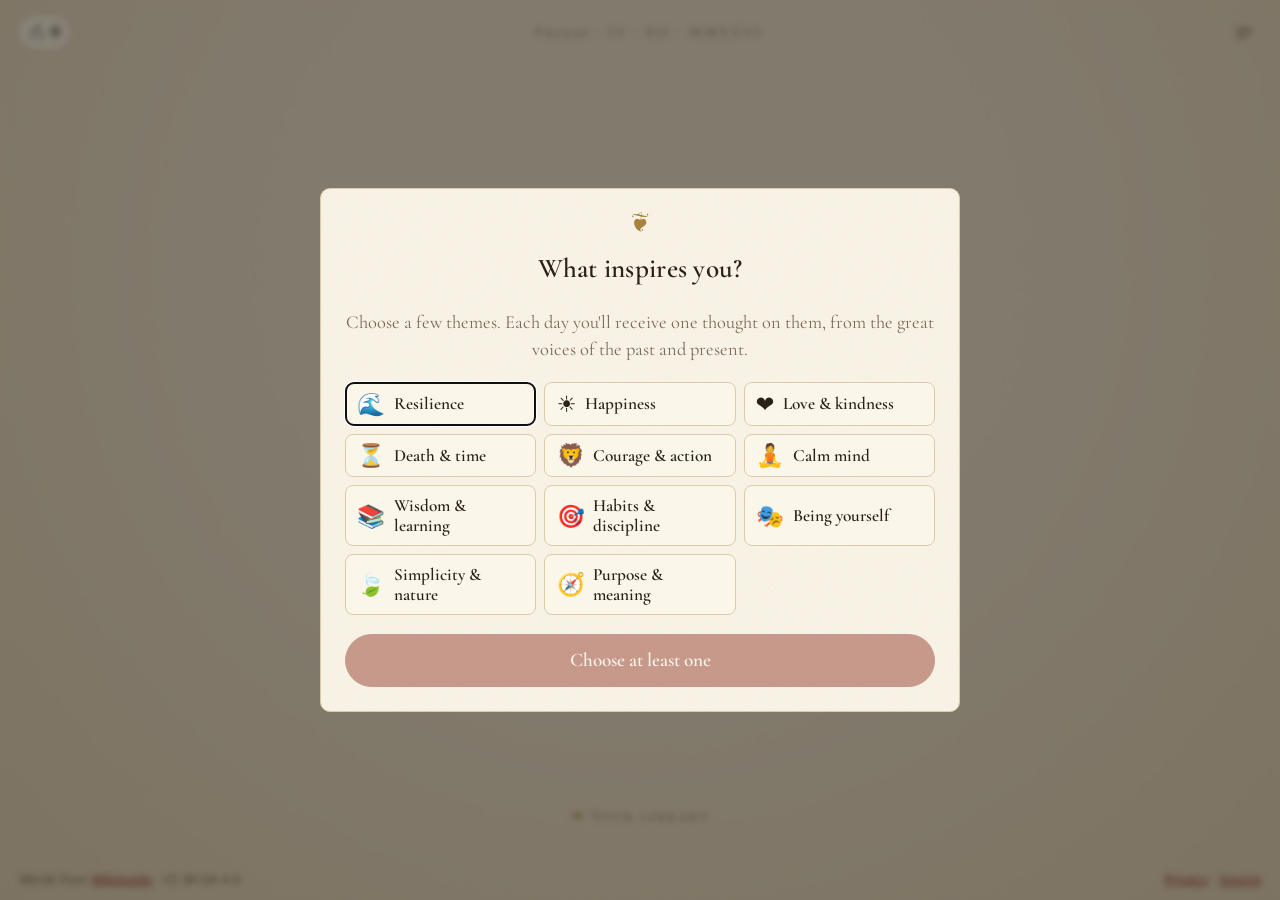
<file: index.html>
<!doctype html>
<html lang="en">
<head>
  <meta charset="utf-8">
  <meta name="viewport" content="width=device-width, initial-scale=1, viewport-fit=cover">
  <title>Aphorisms</title>
  <meta name="description" content="One thought a day from the great voices of wisdom.">
  <meta name="theme-color" content="#f3ead8" media="(prefers-color-scheme: light)">
  <meta name="theme-color" content="#14110d" media="(prefers-color-scheme: dark)">
  <link rel="manifest" href="manifest.webmanifest">
  <link rel="icon" href="icon.svg" type="image/svg+xml">
  <link rel="apple-touch-icon" href="icons/apple-touch-icon.png">
  <link rel="preconnect" href="https://fonts.googleapis.com">
  <link rel="preconnect" href="https://fonts.gstatic.com" crossorigin>
  <link rel="stylesheet" href="https://fonts.googleapis.com/css2?family=Cormorant+Garamond:ital,wght@0,500;0,600;0,700;1,400;1,500&family=Cormorant+SC:wght@500;600&display=swap">
  <link rel="stylesheet" href="style.css">
</head>
<body>
  <header class="top">
    <button class="streak" id="journey-open" type="button" aria-label="Your journey">
      <span class="flame" aria-hidden="true">🔥</span>
      <span class="streak-n" id="streak-n">0</span>
    </button>
    <div class="date" id="date"></div>
    <button class="icon-btn" id="settings-open" type="button" aria-label="Settings">
      <svg viewBox="0 0 24 24" width="22" height="22" aria-hidden="true"><path fill="none" stroke="currentColor" stroke-width="1.6" stroke-linecap="round" d="M4 7h16M4 12h16M4 17h10"/></svg>
    </button>
  </header>

  <main class="stage">
    <!-- First open of the day: break the seal to reveal the thought. -->
    <button class="seal" id="seal" type="button" hidden>
      <span class="seal-disc" aria-hidden="true">Æ</span>
      <span class="seal-label">Today's thought awaits</span>
      <span class="seal-hint">Tap to break the seal</span>
    </button>

    <article class="card" id="card" hidden>
      <div class="ornament" aria-hidden="true">❦</div>
      <blockquote class="quote" id="quote-text"></blockquote>
      <p class="translation" id="quote-translation" hidden></p>
      <div class="rule" aria-hidden="true"><span>✦</span></div>
      <footer class="attribution">
        <a class="source" id="quote-source" target="_blank" rel="noopener"></a>
        <span class="cite" id="quote-cite"></span>
      </footer>
      <button type="button" class="explain-btn" id="explain-btn" aria-expanded="false">What does it mean?</button>
      <div class="explain" id="explain" hidden></div>
      <p class="community" id="community" hidden></p>
      <p class="discover" id="discover" hidden>
        <span id="discover-text"></span>
        <button type="button" class="btn small" id="discover-add">Follow</button>
      </p>
      <div class="rate" role="radiogroup" aria-label="Rate this thought">
        <span class="rate-label" id="rate-label"></span>
        <span class="faces" id="faces"></span>
      </div>
    </article>

    <section class="empty" id="empty" hidden>
      <p id="empty-msg">Gathering wisdom…</p>
    </section>

    <div class="actions" id="actions" hidden>
      <button class="btn" id="another" type="button">Another</button>
      <button class="btn" id="fav" type="button" aria-pressed="false">♡ Save</button>
      <button class="btn" id="share" type="button">Share</button>
    </div>
  </main>

  <details class="drawer" id="library">
    <summary>Your library</summary>
    <div class="drawer-body">
      <h3>Saved</h3>
      <ul class="list" id="fav-list"></ul>
      <h3>Past days</h3>
      <ul class="list" id="history-list"></ul>
    </div>
  </details>

  <p class="status" id="status" role="status" aria-live="polite"></p>
  <div class="toast" id="toast" role="status" aria-live="polite" hidden></div>

  <!-- First launch -->
  <dialog id="welcome" class="dialog">
    <form method="dialog" class="dialog-inner welcome">
      <div class="ornament" aria-hidden="true">❦</div>
      <h2>What inspires you?</h2>
      <p class="muted">Choose a few themes. Each day you'll receive one thought on them, from the great voices of the past and present.</p>
      <div class="theme-grid" id="welcome-themes"></div>
      <button type="submit" class="btn primary wide" id="welcome-go" disabled>Begin</button>
    </form>
  </dialog>

  <!-- Settings: one page -->
  <dialog id="settings" class="dialog">
    <form method="dialog" class="dialog-inner">
      <header class="dialog-head">
        <h2>Your reading</h2>
        <button class="icon-btn" value="close" aria-label="Close">✕</button>
      </header>

      <h3>Themes</h3>
      <div class="theme-grid" id="theme-grid"></div>

      <details class="section" id="authors-section">
        <summary><span>Authors you follow</span><span class="muted" id="follow-count"></span></summary>
        <p class="muted small">Optional. Followed authors are added to your themes. New voices are introduced now and then on their own.</p>
        <div id="source-groups"></div>
      </details>

      <details class="section">
        <summary><span>Your language</span><span class="muted" id="lang-current"></span></summary>
        <p class="muted small">Read each thought in your own language too.</p>
        <div class="flag-grid" id="flag-grid" role="radiogroup" aria-label="Your language"></div>
        <div class="show-mode" id="show-mode" hidden>
          <p class="muted small">Show</p>
          <div class="seg-group" id="show-options" role="radiogroup" aria-label="What to show"></div>
          <p class="muted small" id="show-note"></p>
        </div>
      </details>

      <details class="section">
        <summary><span>Text size</span><span class="muted" id="size-current"></span></summary>
        <div class="seg-group sizes" id="sizes" role="radiogroup" aria-label="Text size"></div>
      </details>

      <details class="section" id="reminder-section">
        <summary><span>Daily reminder</span><span class="muted" id="push-current"></span></summary>
        <p class="notice" id="push-unsupported" hidden></p>
        <div id="push-controls" hidden>
          <div class="row wrap">
            <label class="field">At <select id="push-hour" aria-label="Hour"></select></label>
            <button type="button" class="btn primary" id="push-enable">Turn on</button>
            <button type="button" class="btn" id="push-test" hidden>Test</button>
            <button type="button" class="btn danger" id="push-disable" hidden>Turn off</button>
          </div>
          <p class="muted small" id="push-status"></p>
        </div>
      </details>

      <details class="section">
        <summary><span>Your own passages</span><span class="muted" id="col-count"></span></summary>
        <p class="muted small">Send text here from other apps — on Android: select text → Share → Aphorisms. Your passages join the daily rotation.</p>
        <div class="row wrap">
          <button type="button" class="btn" id="col-add">Add a passage</button>
          <label class="btn" for="col-file">Import Kindle clippings</label>
          <input type="file" id="col-file" accept=".txt,text/plain" hidden>
          <a class="btn bookmarklet" id="col-bookmarklet" href="#" title="Drag to your bookmarks bar, then use it on any page">+ Aphorisms bookmarklet</a>
        </div>
        <p class="muted small" id="col-status"></p>
        <ul class="list" id="col-list"></ul>
      </details>

      <p class="community-note small muted" id="community-note"></p>
      <p class="foot-links small"><a href="#" id="report-open">Report a problem</a> · <a href="privacy.html">Privacy</a> · <a href="#" id="reset-all">Delete my data</a></p>
    </form>
  </dialog>

  <!-- Your journey -->
  <dialog id="journey" class="dialog">
    <form method="dialog" class="dialog-inner journey">
      <header class="dialog-head">
        <h2>Your journey</h2>
        <button class="icon-btn" value="close" aria-label="Close">✕</button>
      </header>
      <div class="level">
        <div class="level-name" id="level-name"></div>
        <div class="bar"><span id="level-bar"></span></div>
        <div class="muted small" id="level-next"></div>
      </div>
      <div class="stats" id="stats"></div>
      <h3>The last four weeks</h3>
      <div class="calendar" id="calendar"></div>
      <h3>Laurels</h3>
      <div class="badges" id="badges"></div>
    </form>
  </dialog>

  <!-- Report a problem -->
  <dialog id="report-dialog" class="dialog">
    <form method="dialog" class="dialog-inner">
      <header class="dialog-head">
        <h2>Report a problem</h2>
        <button class="icon-btn" value="cancel" aria-label="Close">✕</button>
      </header>
      <label class="stack">What happened? What did you expect?
        <textarea id="report-text" rows="5" maxlength="4000" placeholder="e.g. I tapped “Turn on” under Daily reminder and nothing happened."></textarea>
      </label>
      <details class="section">
        <summary><span>Technical details sent with it</span></summary>
        <p class="muted small">App version, phone and browser, notification status and recent errors — no personal data. They help us find the cause.</p>
        <pre class="diag" id="report-details"></pre>
      </details>
      <p class="muted small" id="report-status"></p>
      <div class="row wrap">
        <button type="button" class="btn primary" id="report-send">Send report</button>
        <button type="submit" class="btn" value="cancel">Cancel</button>
      </div>
    </form>
  </dialog>

  <!-- Add a passage (share target, bookmarklet, manual) -->
  <dialog id="share-dialog" class="dialog">
    <form method="dialog" class="dialog-inner" id="share-form">
      <header class="dialog-head">
        <h2>Add a passage</h2>
        <button class="icon-btn" value="cancel" aria-label="Close">✕</button>
      </header>
      <label class="stack">Passage
        <textarea id="share-text" rows="6" required></textarea>
      </label>
      <div class="row"><button type="button" class="btn small" id="share-paste">Paste from clipboard</button></div>
      <label class="stack">From (author, book or page)
        <input type="text" id="share-from" placeholder="e.g. Marcus Aurelius, Meditations">
      </label>
      <input type="hidden" id="share-url">
      <p class="muted small" id="share-hint"></p>
      <div class="row wrap">
        <button type="submit" class="btn primary" value="show">Save &amp; show now</button>
        <button type="submit" class="btn" value="save">Save</button>
        <button type="submit" class="btn" value="cancel" formnovalidate>Cancel</button>
      </div>
    </form>
  </dialog>

  <footer class="foot">
    <span>Words from <a href="https://en.wikiquote.org" target="_blank" rel="noopener">Wikiquote</a> · CC BY-SA 4.0</span>
    <span><a href="privacy.html">Privacy</a> · <a href="https://github.com/carlot78/aphorisms" target="_blank" rel="noopener">Source</a></span>
  </footer>

  <script type="module" src="app.js"></script>
</body>
</html>
</file>
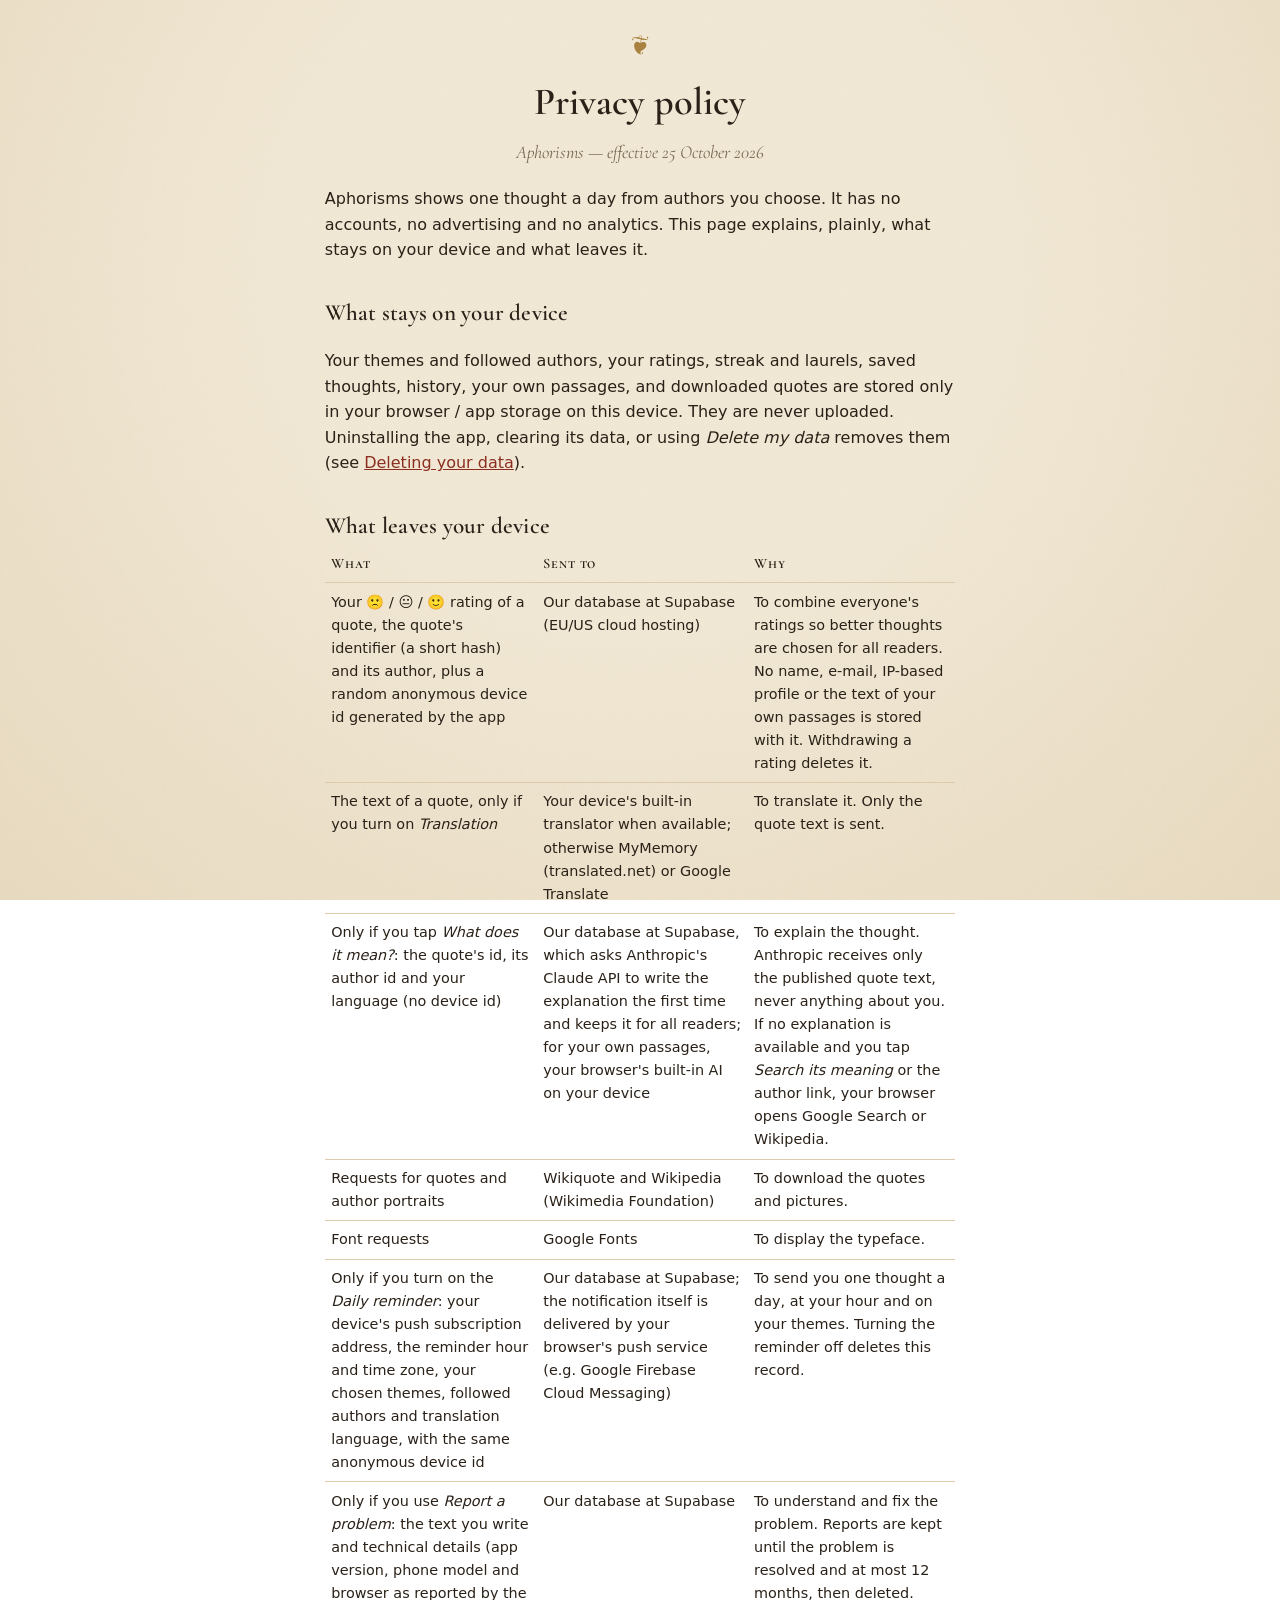
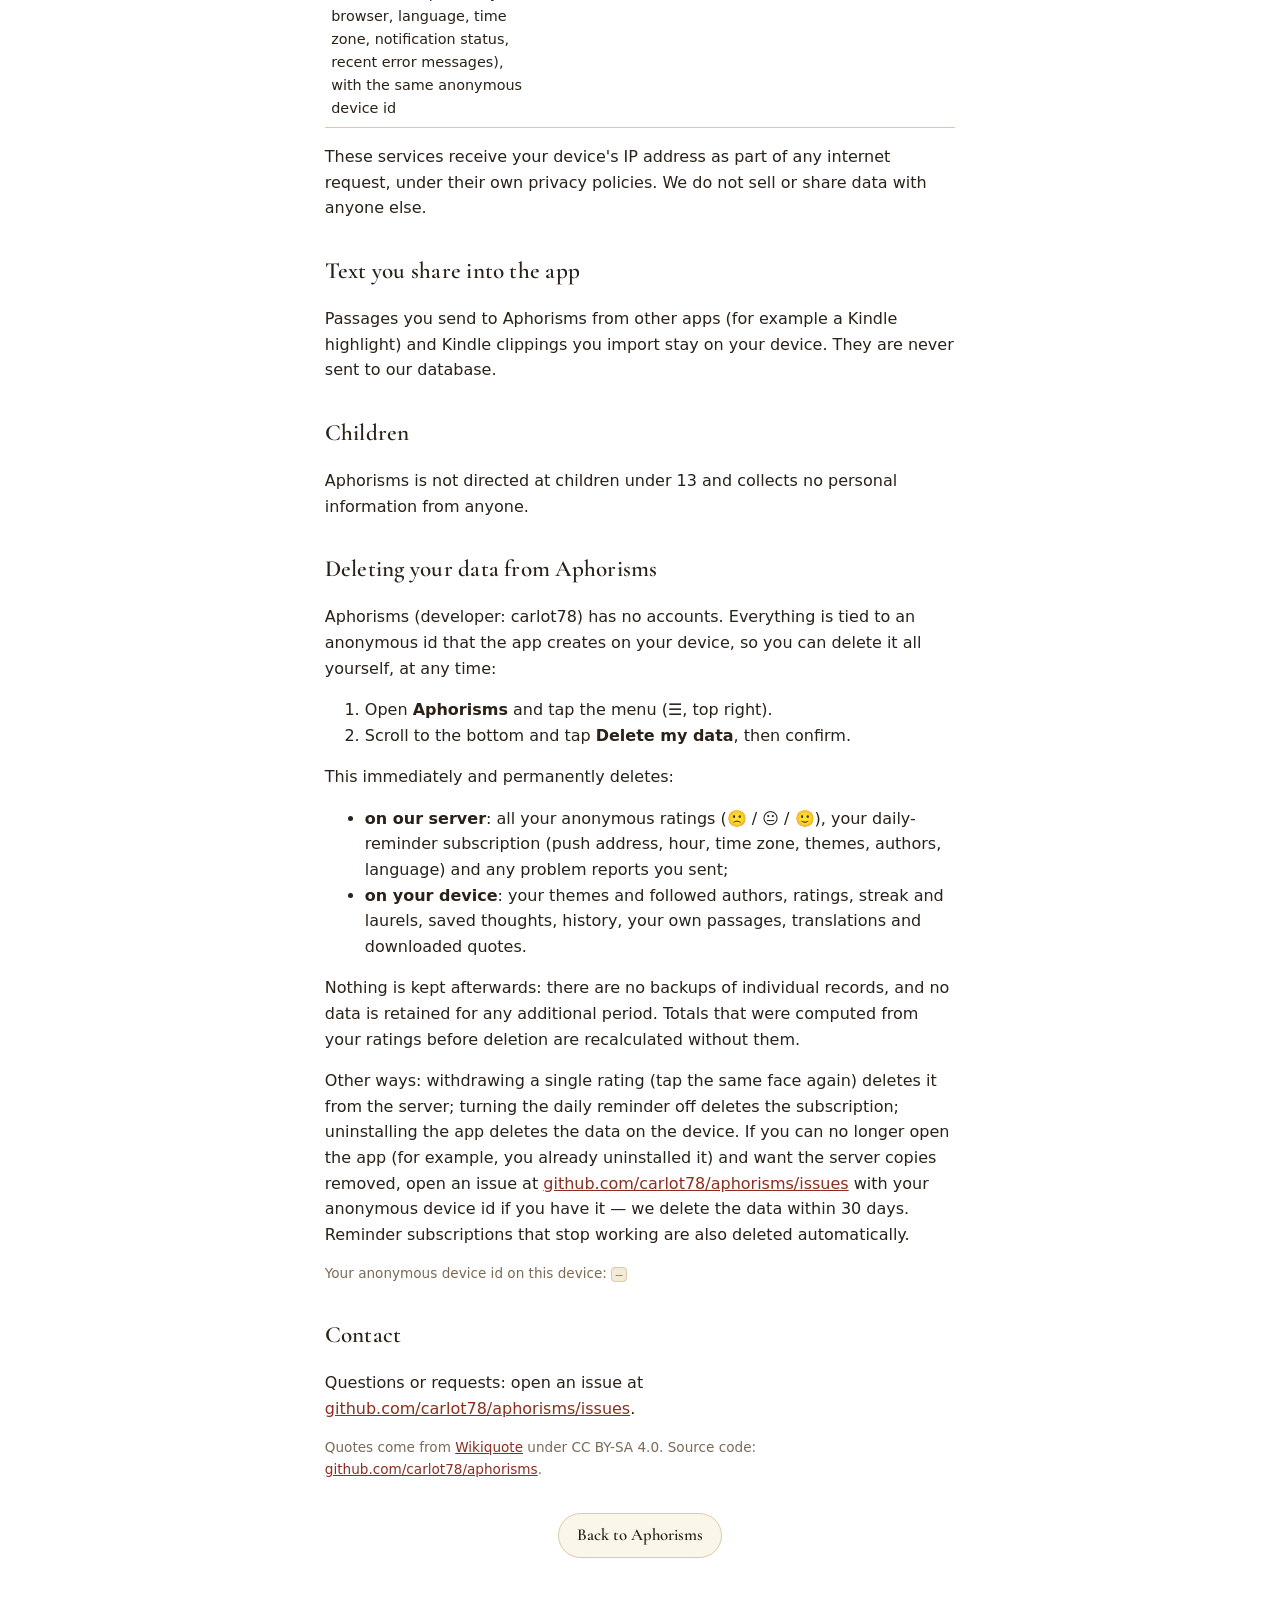
<file: privacy.html>
<!doctype html>
<html lang="en">
<head>
  <meta charset="utf-8">
  <meta name="viewport" content="width=device-width, initial-scale=1">
  <title>Privacy policy · Aphorisms</title>
  <link rel="icon" href="icon.svg" type="image/svg+xml">
  <link rel="stylesheet" href="https://fonts.googleapis.com/css2?family=Cormorant+Garamond:ital,wght@0,500;0,600;1,500&family=Cormorant+SC:wght@600&display=swap">
  <link rel="stylesheet" href="style.css">
  <style>
    .doc { max-width: 42rem; margin: 0 auto; padding: 2rem 1.3rem 3rem; line-height: 1.6; }
    .doc h1 { font-family: var(--display); font-weight: 600; font-size: 2.4rem; margin: 0.2rem 0 0; text-align: center; }
    .doc .lead { text-align: center; font-family: var(--display); font-style: italic; font-size: 1.15rem; color: var(--ink-soft); margin-top: 0.3rem; }
    .doc h2 { font-size: 1.45rem; margin-top: 2rem; }
    .doc table { width: 100%; border-collapse: collapse; font-size: 0.9rem; }
    .doc th, .doc td { text-align: left; vertical-align: top; border-bottom: 1px solid var(--line); padding: 0.45rem 0.4rem; }
    .doc th { font-family: var(--caps); letter-spacing: .06em; font-weight: 600; }
    .table-wrap { overflow-x: auto; }
  </style>
</head>
<body>
  <main class="doc">
    <div class="ornament" aria-hidden="true">❦</div>
    <h1>Privacy policy</h1>
    <p class="lead">Aphorisms — effective 25 October 2026</p>

    <p>Aphorisms shows one thought a day from authors you choose. It has no accounts, no advertising and no analytics. This page explains, plainly, what stays on your device and what leaves it.</p>

    <h2>What stays on your device</h2>
    <p>Your themes and followed authors, your ratings, streak and laurels, saved thoughts, history, your own passages, and downloaded quotes are stored only in your browser / app storage on this device. They are never uploaded. Uninstalling the app, clearing its data, or using <em>Delete my data</em> removes them (see <a href="#delete-data">Deleting your data</a>).</p>

    <h2>What leaves your device</h2>
    <div class="table-wrap">
    <table>
      <tr><th>What</th><th>Sent to</th><th>Why</th></tr>
      <tr><td>Your 🙁 / 😐 / 🙂 rating of a quote, the quote's identifier (a short hash) and its author, plus a random anonymous device id generated by the app</td><td>Our database at Supabase (EU/US cloud hosting)</td><td>To combine everyone's ratings so better thoughts are chosen for all readers. No name, e-mail, IP-based profile or the text of your own passages is stored with it. Withdrawing a rating deletes it.</td></tr>
      <tr><td>The text of a quote, only if you turn on <em>Translation</em></td><td>Your device's built-in translator when available; otherwise MyMemory (translated.net) or Google Translate</td><td>To translate it. Only the quote text is sent.</td></tr>
      <tr><td>Only if you tap <em>What does it mean?</em>: the quote's id, its author id and your language (no device id)</td><td>Our database at Supabase, which asks Anthropic's Claude API to write the explanation the first time and keeps it for all readers; for your own passages, your browser's built-in AI on your device</td><td>To explain the thought. Anthropic receives only the published quote text, never anything about you. If no explanation is available and you tap <em>Search its meaning</em> or the author link, your browser opens Google Search or Wikipedia.</td></tr>
      <tr><td>Requests for quotes and author portraits</td><td>Wikiquote and Wikipedia (Wikimedia Foundation)</td><td>To download the quotes and pictures.</td></tr>
      <tr><td>Font requests</td><td>Google Fonts</td><td>To display the typeface.</td></tr>
      <tr><td>Only if you turn on the <em>Daily reminder</em>: your device's push subscription address, the reminder hour and time zone, your chosen themes, followed authors and translation language, with the same anonymous device id</td><td>Our database at Supabase; the notification itself is delivered by your browser's push service (e.g. Google Firebase Cloud Messaging)</td><td>To send you one thought a day, at your hour and on your themes. Turning the reminder off deletes this record.</td></tr>
      <tr><td>Only if you use <em>Report a problem</em>: the text you write and technical details (app version, phone model and browser as reported by the browser, language, time zone, notification status, recent error messages), with the same anonymous device id</td><td>Our database at Supabase</td><td>To understand and fix the problem. Reports are kept until the problem is resolved and at most 12 months, then deleted.</td></tr>
    </table>
    </div>
    <p>These services receive your device's IP address as part of any internet request, under their own privacy policies. We do not sell or share data with anyone else.</p>

    <h2>Text you share into the app</h2>
    <p>Passages you send to Aphorisms from other apps (for example a Kindle highlight) and Kindle clippings you import stay on your device. They are never sent to our database.</p>

    <h2>Children</h2>
    <p>Aphorisms is not directed at children under 13 and collects no personal information from anyone.</p>

    <h2 id="delete-data">Deleting your data from Aphorisms</h2>
    <p>Aphorisms (developer: carlot78) has no accounts. Everything is tied to an anonymous id that the app creates on your device, so you can delete it all yourself, at any time:</p>
    <ol>
      <li>Open <strong>Aphorisms</strong> and tap the menu (☰, top right).</li>
      <li>Scroll to the bottom and tap <strong>Delete my data</strong>, then confirm.</li>
    </ol>
    <p>This immediately and permanently deletes:</p>
    <ul>
      <li><strong>on our server</strong>: all your anonymous ratings (🙁 / 😐 / 🙂), your daily-reminder subscription (push address, hour, time zone, themes, authors, language) and any problem reports you sent;</li>
      <li><strong>on your device</strong>: your themes and followed authors, ratings, streak and laurels, saved thoughts, history, your own passages, translations and downloaded quotes.</li>
    </ul>
    <p>Nothing is kept afterwards: there are no backups of individual records, and no data is retained for any additional period. Totals that were computed from your ratings before deletion are recalculated without them.</p>
    <p>Other ways: withdrawing a single rating (tap the same face again) deletes it from the server; turning the daily reminder off deletes the subscription; uninstalling the app deletes the data on the device. If you can no longer open the app (for example, you already uninstalled it) and want the server copies removed, open an issue at <a href="https://github.com/carlot78/aphorisms/issues">github.com/carlot78/aphorisms/issues</a> with your anonymous device id if you have it — we delete the data within 30 days. Reminder subscriptions that stop working are also deleted automatically.</p>
    <p class="small muted">Your anonymous device id on this device: <code id="device">—</code></p>

    <h2>Contact</h2>
    <p>Questions or requests: open an issue at <a href="https://github.com/carlot78/aphorisms/issues">github.com/carlot78/aphorisms/issues</a>.</p>

    <p class="small muted">Quotes come from <a href="https://en.wikiquote.org">Wikiquote</a> under CC BY-SA 4.0. Source code: <a href="https://github.com/carlot78/aphorisms">github.com/carlot78/aphorisms</a>.</p>
    <p style="text-align:center;margin-top:2rem"><a class="btn" href="./">Back to Aphorisms</a></p>
  </main>
  <script>
    try { const id = JSON.parse(localStorage.getItem('aph.device') || 'null'); if (id) document.getElementById('device').textContent = id; } catch {}
  </script>
</body>
</html>
</file>
<file: style.css>
/* Aphorisms — a page from an old book: parchment, ink, a little gold. */

:root {
  color-scheme: light dark;
  --bg: #f3ead8;
  --bg-deep: #e9dcc2;
  --card: #fbf6ea;
  --ink: #2a2118;
  --ink-soft: #7a6a55;
  --line: #dccbab;
  --accent: #8b2e1f;      /* oxblood, like a rubricated initial */
  --accent-ink: #fbf6ea;
  --gold: #a8823e;
  --accent-soft: #f1e2c8;
  --danger: #9a2f22;
  --display: "Cormorant Garamond", "Cormorant", "EB Garamond", Garamond, "Palatino Linotype", "Book Antiqua", Georgia, serif;
  --caps: "Cormorant SC", "Cormorant Garamond", Garamond, Georgia, serif;
  --sans: system-ui, -apple-system, "Segoe UI", Roboto, Helvetica, Arial, sans-serif;
  --paper: url("data:image/svg+xml,%3Csvg xmlns='http://www.w3.org/2000/svg' width='200' height='200'%3E%3Cfilter id='n'%3E%3CfeTurbulence type='fractalNoise' baseFrequency='.9' numOctaves='2' stitchTiles='stitch'/%3E%3CfeColorMatrix values='0 0 0 0 .35 0 0 0 0 .25 0 0 0 0 .12 0 0 0 .07 0'/%3E%3C/filter%3E%3Crect width='200' height='200' filter='url(%23n)'/%3E%3C/svg%3E");
}
@media (prefers-color-scheme: dark) {
  :root {
    --bg: #14110d;
    --bg-deep: #0d0b08;
    --card: #1d1914;
    --ink: #efe4cc;
    --ink-soft: #a8987c;
    --line: #3a3126;
    --accent: #d4a85a;    /* gold leaf on ink */
    --accent-ink: #14110d;
    --gold: #d4a85a;
    --accent-soft: #2e261a;
    --danger: #e0806c;
  }
}

* { box-sizing: border-box; }
[hidden] { display: none !important; }
html, body { height: 100%; }
body {
  margin: 0;
  color: var(--ink);
  font-family: var(--sans);
  line-height: 1.5;
  display: flex;
  flex-direction: column;
  min-height: 100dvh;
  padding: env(safe-area-inset-top) env(safe-area-inset-right) env(safe-area-inset-bottom) env(safe-area-inset-left);
  background:
    var(--paper),
    radial-gradient(ellipse at 50% 30%, var(--bg) 40%, var(--bg-deep) 100%);
  background-attachment: fixed;
}
a { color: var(--accent); }
button { font: inherit; color: inherit; }
h2 { font-family: var(--display); font-weight: 600; font-size: 1.7rem; margin: 0; letter-spacing: 0.01em; }
h3 {
  font-family: var(--caps); font-weight: 600; font-size: 1rem; letter-spacing: 0.12em;
  color: var(--ink-soft); margin: 1.4rem 0 0.6rem;
}
.muted { color: var(--ink-soft); }
.small { font-size: 0.85rem; }
code { font-size: 0.85em; background: var(--bg); border: 1px solid var(--line); border-radius: 4px; padding: 0 0.3em; }

/* ---------- top bar ---------- */
.top { display: flex; align-items: center; gap: 1rem; padding: 0.9rem 1.1rem; }
.date {
  flex: 1; text-align: center; font-family: var(--caps); letter-spacing: 0.14em;
  color: var(--ink-soft); font-size: 0.95rem;
}
.icon-btn {
  background: none; border: 0; padding: 0.45rem; border-radius: 50%; cursor: pointer;
  display: inline-flex; align-items: center; justify-content: center; line-height: 1; color: var(--ink-soft);
}
.icon-btn:hover { background: var(--accent-soft); color: var(--ink); }
.streak {
  display: inline-flex; align-items: center; gap: 0.25rem; cursor: pointer;
  background: var(--card); border: 1px solid var(--line); border-radius: 999px;
  padding: 0.25rem 0.7rem 0.25rem 0.5rem; font-family: var(--display); font-weight: 700; font-size: 1.1rem;
  box-shadow: 0 1px 0 rgba(0,0,0,.04);
}
.streak:hover { border-color: var(--gold); }
.streak .flame { font-size: 1rem; }
.streak[data-cold="true"] .flame { filter: grayscale(1); opacity: 0.5; }
.streak.bump { animation: bump 0.6s ease; }
@keyframes bump { 30% { transform: scale(1.25); } 100% { transform: none; } }

/* ---------- stage & card ---------- */
.stage {
  flex: 1; display: flex; flex-direction: column; align-items: center; justify-content: center;
  padding: 0.5rem 1.1rem 1.5rem; gap: 1.4rem;
}
.card {
  position: relative; max-width: 42rem; width: 100%;
  background: var(--paper), var(--card);
  padding: 2.4rem 2.6rem 1.6rem;
  border: 1px solid var(--line);
  outline: 1px solid var(--line); outline-offset: -9px;   /* the inner frame line of a printed page */
  box-shadow: 0 1px 2px rgba(60, 40, 10, .08), 0 18px 50px -12px rgba(60, 40, 10, .25);
  animation: rise 0.7s cubic-bezier(.2,.7,.2,1) both;
}
@keyframes rise { from { opacity: 0; transform: translateY(14px); } to { opacity: 1; transform: none; } }
.ornament { text-align: center; color: var(--gold); font-size: 1.6rem; line-height: 1; margin-bottom: 0.9rem; font-family: var(--display); }
.quote {
  margin: 0; font-family: var(--display); font-style: italic; font-weight: 500;
  font-size: calc(clamp(1.55rem, 1.1rem + 1.9vw, 2.25rem) * var(--ts, 1)); line-height: 1.32;
  text-wrap: pretty; text-align: center;
}
.quote::before { content: "“"; } .quote::after { content: "”"; }
.quote.long { font-size: calc(clamp(1.2rem, 1rem + 1vw, 1.5rem) * var(--ts, 1)); text-align: left; line-height: 1.45; }
.quote.long::first-letter {
  float: left; font-style: normal; font-weight: 700; color: var(--accent);
  font-size: 3.4em; line-height: 0.8; padding: 0.08em 0.08em 0 0;
}
.quote.long::before, .quote.long::after { content: none; }
.translation {
  margin: 1rem auto 0; max-width: 34rem; text-align: center;
  font-family: var(--display); font-size: calc(clamp(1.05rem, 0.9rem + 0.8vw, 1.3rem) * var(--ts, 1)); color: var(--ink-soft); text-wrap: pretty;
}
.translation.pending, .quote.pending { opacity: 0.5; transition: opacity 0.3s; }
.quote { overflow-wrap: anywhere; }

/* What does it mean? */
.explain-btn {
  display: block; margin: 0.9rem auto 0; background: none; border: 0; padding: 0.3rem 0.6rem; cursor: pointer;
  font-family: var(--display); font-style: italic; font-size: calc(1rem * var(--ts, 1)); color: var(--accent);
  text-decoration: underline; text-decoration-color: var(--line); text-underline-offset: 0.2em;
}
.explain-btn:hover { text-decoration-color: var(--accent); }
.explain-btn[aria-expanded="true"]::after { content: " ×"; }
.explain {
  margin: 0.6rem auto 0; max-width: 34rem; padding: 0.8rem 1rem; border-left: 2px solid var(--gold);
  background: var(--accent-soft); border-radius: 0 6px 6px 0;
  font-family: var(--display); font-size: calc(1.08rem * var(--ts, 1)); line-height: 1.45; text-wrap: pretty;
}
.explain p { margin: 0 0 0.6rem; }
.explain p:last-child { margin-bottom: 0; }
.explain .small { font-family: var(--sans); font-size: 0.8rem; }
.explain .pending { opacity: 0.7; }
.explain-links { display: flex; flex-wrap: wrap; gap: 0.4rem 1rem; font-family: var(--sans); font-size: 0.9rem; }

/* Segmented choices (show mode, text size) */
.seg-group { display: flex; flex-wrap: wrap; gap: 0.4rem; margin: 0.2rem 0 0.4rem; }
.seg { position: relative; }
.seg input { position: absolute; opacity: 0; inset: 0; margin: 0; cursor: pointer; }
.seg span {
  display: inline-flex; align-items: center; min-height: 2.4rem; padding: 0.3rem 0.85rem; border-radius: 999px;
  border: 1px solid var(--line); background: var(--card); font-size: 0.9rem; line-height: 1.1;
}
.seg input:checked + span { border-color: var(--accent); background: var(--accent-soft); color: var(--ink); font-weight: 600; }
.seg input:focus-visible + span { outline: 2px solid var(--accent); outline-offset: 2px; }
.sizes .seg span { font-family: var(--display); min-width: 2.8rem; justify-content: center; }
.show-mode { margin-top: 0.8rem; }
.show-mode > p:first-child { margin: 0 0 0.3rem; }
.rule { display: flex; align-items: center; gap: 0.8rem; color: var(--gold); margin: 1.3rem auto 0.7rem; max-width: 14rem; }
.rule::before, .rule::after { content: ""; flex: 1; height: 1px; background: linear-gradient(90deg, transparent, var(--gold), transparent); }
.attribution { text-align: center; display: flex; flex-direction: column; align-items: center; gap: 0.15rem; }
.source {
  font-family: var(--caps); font-weight: 600; font-size: 1.25rem; letter-spacing: 0.08em;
  color: var(--ink); text-decoration: none;
}
.source[href]:hover { color: var(--accent); }
.source::before { content: "— "; color: var(--gold); }
.cite { color: var(--ink-soft); font-family: var(--display); font-style: italic; font-size: calc(0.98rem * var(--ts, 1)); }
.community { text-align: center; margin: 0.6rem 0 0; font-size: 0.82rem; color: var(--ink-soft); }
.community b { color: var(--accent); font-weight: 600; }

.discover {
  margin: 1rem 0 0; padding: 0.55rem 0.8rem; border-radius: 6px;
  background: var(--accent-soft); font-size: 0.85rem;
  display: flex; flex-wrap: wrap; align-items: center; justify-content: space-between; gap: 0.4rem 0.8rem;
}
.discover::before { content: "✨"; }
.discover span { flex: 1; min-width: 12rem; }

/* faces */
.rate { margin-top: 1.1rem; padding-top: 0.8rem; border-top: 1px solid var(--line); display: flex; flex-wrap: wrap; align-items: center; justify-content: space-between; gap: 0.3rem 1rem; }
.rate-label { font-family: var(--display); font-style: italic; color: var(--ink-soft); font-size: 1rem; }
.faces { display: inline-flex; gap: 0.4rem; }
.face {
  background: none; border: 0; cursor: pointer; padding: 0.1rem; line-height: 0; border-radius: 50%;
  color: var(--ink-soft); opacity: 0.55; transition: transform .12s, color .15s, opacity .15s;
}
.face svg { width: 34px; height: 34px; fill: none; stroke: currentColor; stroke-width: 1.5; stroke-linecap: round; }
.face svg .eye { fill: currentColor; stroke: none; }
.face:hover { transform: scale(1.12); opacity: 1; }
.face[aria-checked="true"] { color: var(--accent); opacity: 1; }
.face[aria-checked="true"] svg circle:first-child { fill: var(--accent-soft); }
.face.pop { animation: bump .5s ease; }

/* ---------- the seal ritual ---------- */
.seal {
  display: flex; flex-direction: column; align-items: center; gap: 0.6rem;
  background: none; border: 0; cursor: pointer; padding: 2rem; animation: rise .8s ease both;
}
.seal-disc {
  width: 120px; height: 120px; border-radius: 50%; display: grid; place-items: center;
  font-family: var(--display); font-weight: 700; font-size: 3rem; color: #f6d9c9;
  background: radial-gradient(circle at 35% 30%, #c0503c, #8b2e1f 55%, #5e1a10);
  box-shadow: inset 0 0 0 6px rgba(0,0,0,.12), inset 0 0 0 9px rgba(255,255,255,.08), 0 10px 25px -6px rgba(94,26,16,.6);
  transition: transform .2s;
}
.seal:hover .seal-disc { transform: rotate(-6deg) scale(1.04); }
.seal-label { font-family: var(--display); font-style: italic; font-size: 1.6rem; }
.seal-hint { font-family: var(--caps); letter-spacing: .14em; color: var(--ink-soft); font-size: .9rem; }
.seal.breaking .seal-disc { animation: crack .55s ease forwards; }
@keyframes crack { 40% { transform: scale(1.15) rotate(8deg); } 100% { transform: scale(.2) rotate(40deg); opacity: 0; } }

/* ---------- buttons ---------- */
.actions { display: flex; gap: 0.6rem; flex-wrap: wrap; justify-content: center; }
.btn {
  background: var(--card); border: 1px solid var(--line); border-radius: 999px;
  padding: 0.5rem 1.15rem; cursor: pointer; font-family: var(--display); font-weight: 600; font-size: 1.05rem;
  transition: border-color .15s, background .15s; text-decoration: none; color: var(--ink);
  display: inline-flex; align-items: center;
}
.btn:hover { border-color: var(--gold); }
.btn:disabled { opacity: .45; cursor: default; }
.btn.primary { background: var(--accent); color: var(--accent-ink); border-color: var(--accent); }
.btn.danger { color: var(--danger); }
.btn.small { padding: 0.25rem 0.8rem; font-size: 0.92rem; }
.btn.wide { width: 100%; justify-content: center; margin-top: 1.2rem; padding: 0.7rem; font-size: 1.2rem; }
.btn[aria-pressed="true"] { background: var(--accent); color: var(--accent-ink); border-color: var(--accent); }

.empty { text-align: center; color: var(--ink-soft); font-family: var(--display); font-style: italic; font-size: 1.2rem; }
.status { text-align: center; font-size: 0.8rem; color: var(--ink-soft); margin: 0; padding: 0 1rem; min-height: 1.2rem; }

/* toast (XP, badges) */
.toast {
  position: fixed; left: 50%; bottom: calc(1.4rem + env(safe-area-inset-bottom)); transform: translateX(-50%);
  background: var(--ink); color: var(--card); padding: 0.6rem 1.1rem; border-radius: 999px; z-index: 50;
  font-family: var(--display); font-size: 1.05rem; box-shadow: 0 10px 30px -10px rgba(0,0,0,.5);
  animation: toast-in .35s ease both; max-width: calc(100% - 2rem); text-align: center;
}
@keyframes toast-in { from { opacity: 0; transform: translate(-50%, 10px); } }

/* ---------- library drawer ---------- */
.drawer { max-width: 42rem; width: calc(100% - 2.2rem); margin: 0 auto 0.8rem; }
.drawer summary { cursor: pointer; color: var(--ink-soft); text-align: center; list-style: none; font-family: var(--caps); letter-spacing: .12em; }
.drawer summary::-webkit-details-marker { display: none; }
.drawer summary::before { content: "❧ "; color: var(--gold); }
.list { list-style: none; padding: 0; margin: 0; }
.list li { padding: 0.6rem 0; border-bottom: 1px solid var(--line); display: grid; grid-template-columns: 1fr auto; gap: 0.5rem; }
.list .q { font-family: var(--display); font-size: 1.1rem; }
.list .meta { color: var(--ink-soft); font-size: 0.8rem; display: block; margin-top: 0.15rem; font-family: var(--sans); }
.list .x { background: none; border: 0; cursor: pointer; color: var(--ink-soft); align-self: start; }
.list:empty::after { content: "Nothing here yet."; color: var(--ink-soft); font-size: 0.85rem; font-style: italic; }

.foot { display: flex; justify-content: space-between; gap: 1rem; padding: 0.7rem 1.2rem; font-size: 0.75rem; color: var(--ink-soft); }

/* ---------- dialogs ---------- */
.dialog {
  border: 0; padding: 0; background: transparent; width: 100%; max-width: min(40rem, 100%);
  max-height: 90dvh; overflow: hidden; display: flex; flex-direction: column;
}
.dialog:not([open]) { display: none; }
.dialog::backdrop { background: rgba(20, 14, 6, 0.5); backdrop-filter: blur(3px); }
.dialog-inner {
  background: var(--paper), var(--card); color: var(--ink); border-radius: 10px;
  padding: 1.3rem 1.5rem 1.5rem; margin: 0; border: 1px solid var(--line);
  flex: 1 1 auto; min-height: 0; overflow-y: auto; overscroll-behavior: contain;
}
.dialog-head { display: flex; align-items: center; gap: 0.75rem; }
.dialog-head h2 { flex: 1; }
.welcome { text-align: center; }
.welcome .muted { font-family: var(--display); font-size: 1.15rem; }

/* theme cards */
.theme-grid { display: grid; grid-template-columns: repeat(auto-fill, minmax(9.5rem, 1fr)); gap: 0.5rem; text-align: left; }
.theme {
  min-width: 0; display: flex; align-items: center; gap: 0.55rem; cursor: pointer;
  background: var(--card); border: 1px solid var(--line); border-radius: 8px; padding: 0.6rem 0.7rem;
  transition: border-color .15s, background .15s;
}
.theme:hover { border-color: var(--gold); }
.theme[aria-pressed="true"] { background: var(--accent-soft); border-color: var(--accent); }
.theme .icon { font-size: 1.4rem; line-height: 1; flex: none; }
.theme .name { font-family: var(--display); font-weight: 600; font-size: 1.08rem; line-height: 1.15; text-align: left; }

/* collapsible sections */
.section { border-top: 1px solid var(--line); margin-top: 1rem; }
.section > summary {
  cursor: pointer; list-style: none; display: flex; justify-content: space-between; align-items: baseline; gap: 1rem;
  padding: 0.85rem 0 0.4rem; font-family: var(--caps); letter-spacing: .1em; font-weight: 600; font-size: 1.05rem;
}
.section > summary::-webkit-details-marker { display: none; }
.section > summary > span:first-child::before { content: "▸ "; color: var(--gold); }
.section[open] > summary > span:first-child::before { content: "▾ "; }
.section > summary .muted { font-family: var(--sans); letter-spacing: 0; font-weight: 400; font-size: .85rem; }

/* authors */
.group { margin-top: 0.9rem; }
.group h4 { margin: 0 0 0.35rem; font-size: 0.85rem; color: var(--ink-soft); font-weight: 600; }
.group-tools { font-size: 0.75rem; margin-left: 0.5rem; }
.group-tools a { cursor: pointer; margin-right: 0.5rem; }
.people { display: grid; grid-template-columns: repeat(auto-fill, minmax(10.5rem, 1fr)); gap: 0.4rem; }
.person {
  min-width: 0; position: relative; display: flex; align-items: center; gap: 0.55rem;
  border: 1px solid var(--line); border-radius: 8px; padding: 0.35rem 0.5rem 0.35rem 0.4rem; cursor: pointer; user-select: none;
}
.person:hover { border-color: var(--gold); }
.person input { position: absolute; opacity: 0; pointer-events: none; }
.person:has(input:checked) { background: var(--accent-soft); border-color: var(--accent); }
.person:has(input:focus-visible) { outline: 2px solid var(--accent); outline-offset: 2px; }
.person .text { display: flex; flex-direction: column; min-width: 0; line-height: 1.2; }
.person .name { font-size: 0.86rem; font-weight: 600; }
.person .blurb { font-size: 0.7rem; color: var(--ink-soft); white-space: nowrap; overflow: hidden; text-overflow: ellipsis; }
.avatar {
  flex: none; width: 36px; height: 36px; border-radius: 50%; overflow: hidden; background: var(--line);
  display: grid; place-items: center; font: 700 0.75rem var(--display); color: var(--ink-soft);
}
.avatar img { width: 100%; height: 100%; object-fit: cover; object-position: top; display: block; filter: sepia(.25); }

/* flags */
.flag-grid { display: grid; grid-template-columns: repeat(auto-fill, minmax(9.5rem, 1fr)); gap: 0.4rem; }
.flag {
  min-width: 0; position: relative; display: flex; align-items: center; gap: 0.6rem;
  border: 1px solid var(--line); border-radius: 8px; padding: 0.4rem 0.55rem; cursor: pointer; user-select: none;
}
.flag:hover { border-color: var(--gold); }
.flag input { position: absolute; opacity: 0; pointer-events: none; }
.flag:has(input:checked) { background: var(--accent-soft); border-color: var(--accent); }
.flag .art { flex: none; width: 32px; height: 22px; display: grid; place-items: center; }
.flag .art svg { width: 32px; height: 22px; border-radius: 3px; box-shadow: inset 0 0 0 1px rgba(0,0,0,.12); }
.flag .none { width: 32px; height: 22px; border-radius: 3px; border: 1px dashed var(--ink-soft); display: grid; place-items: center; color: var(--ink-soft); }
.flag .native { font-size: 0.88rem; font-weight: 600; min-width: 0; overflow: hidden; text-overflow: ellipsis; white-space: nowrap; }
.flag .native::first-letter { text-transform: uppercase; }

/* forms */
.row { display: flex; gap: 0.5rem; margin-top: 0.5rem; }
.row.wrap { flex-wrap: wrap; }
input[type="text"], textarea, .field select {
  font: inherit; color: inherit; background: var(--bg); border: 1px solid var(--line); border-radius: 8px; padding: 0.5rem 0.7rem;
}
input[type="text"], textarea { width: 100%; }
textarea { font-family: var(--display); font-size: 1.1rem; resize: vertical; }
#push-config { font: 0.72rem ui-monospace, Consolas, monospace; }
.stack { display: flex; flex-direction: column; gap: 0.35rem; font-size: 0.85rem; color: var(--ink-soft); margin-top: 0.9rem; }
.field { display: inline-flex; align-items: center; gap: 0.5rem; }
.notice { background: var(--accent-soft); border: 1px solid var(--line); border-radius: 8px; padding: 0.7rem 0.9rem; font-size: 0.9rem; }
.bookmarklet { cursor: grab; }
.foot-links { text-align: center; margin: 1.6rem 0 0; }
.foot-links a { color: var(--ink-soft); }
.community-note { text-align: center; margin: 1.2rem 0 0; }

/* ---------- journey ---------- */
.level { text-align: center; margin: 1rem 0 0.5rem; }
.level-name { font-family: var(--display); font-weight: 700; font-size: 2rem; color: var(--accent); }
.bar { height: 8px; border-radius: 999px; background: var(--line); overflow: hidden; margin: 0.5rem auto; max-width: 20rem; }
.bar span { display: block; height: 100%; background: linear-gradient(90deg, var(--gold), var(--accent)); border-radius: inherit; transition: width .6s ease; }
.stats { display: grid; grid-template-columns: repeat(4, 1fr); gap: 0.4rem; margin-top: 1rem; }
.stat { text-align: center; background: var(--bg); border: 1px solid var(--line); border-radius: 8px; padding: 0.5rem 0.2rem; }
.stat b { display: block; font-family: var(--display); font-size: 1.6rem; line-height: 1.1; }
.stat span { font-size: 0.72rem; color: var(--ink-soft); }
.calendar { display: grid; grid-template-columns: repeat(7, 1fr); gap: 4px; max-width: 15rem; margin: 0 auto; }
.calendar i { aspect-ratio: 1; border-radius: 4px; background: var(--line); opacity: .55; }
.calendar i[data-on="true"] { background: var(--accent); opacity: 1; }
.calendar i[data-today="true"] { outline: 2px solid var(--gold); outline-offset: 1px; }
.badges { display: grid; grid-template-columns: repeat(auto-fill, minmax(8.5rem, 1fr)); gap: 0.5rem; }
.badge { border: 1px solid var(--line); border-radius: 8px; padding: 0.6rem; text-align: center; background: var(--card); }
.badge .b-icon { font-size: 1.7rem; display: block; }
.badge .b-name { font-family: var(--display); font-weight: 700; font-size: 1.02rem; display: block; line-height: 1.15; margin-top: .2rem; }
.badge .b-desc { font-size: 0.72rem; color: var(--ink-soft); }
.badge[data-locked="true"] { opacity: .45; }
.badge[data-locked="true"] .b-icon { filter: grayscale(1); }

@media (max-width: 600px) {
  .card { padding: 1.9rem 1.4rem 1.3rem; outline-offset: -7px; }
  .dialog { max-height: 94dvh; margin-bottom: 0; }
  .dialog-inner { border-radius: 12px 12px 0 0; padding-bottom: calc(1.5rem + env(safe-area-inset-bottom)); }
  .theme-grid, .people, .flag-grid { grid-template-columns: repeat(2, minmax(0, 1fr)); }
  .person .blurb { white-space: normal; }
  .stats { grid-template-columns: repeat(2, 1fr); }
  .top { padding: 0.7rem 0.8rem; gap: 0.5rem; }
  .date { font-size: 0.8rem; letter-spacing: 0.08em; }
}
@media (prefers-reduced-motion: reduce) {
  *, *::before, *::after { animation: none !important; transition: none !important; }
}
/* Cormorant defaults to old-style figures ("1" looks like "I"); counters need lining ones. */
.streak, .stat b, .level, .level-name, .bar + .muted, .badge .b-desc { font-variant-numeric: lining-nums tabular-nums; }

/* Problem report */
.diag { font: 0.7rem/1.4 ui-monospace, Consolas, monospace; background: var(--bg); border: 1px solid var(--line); border-radius: 8px; padding: 0.6rem; max-height: 14rem; overflow: auto; white-space: pre-wrap; word-break: break-word; }
</file>
